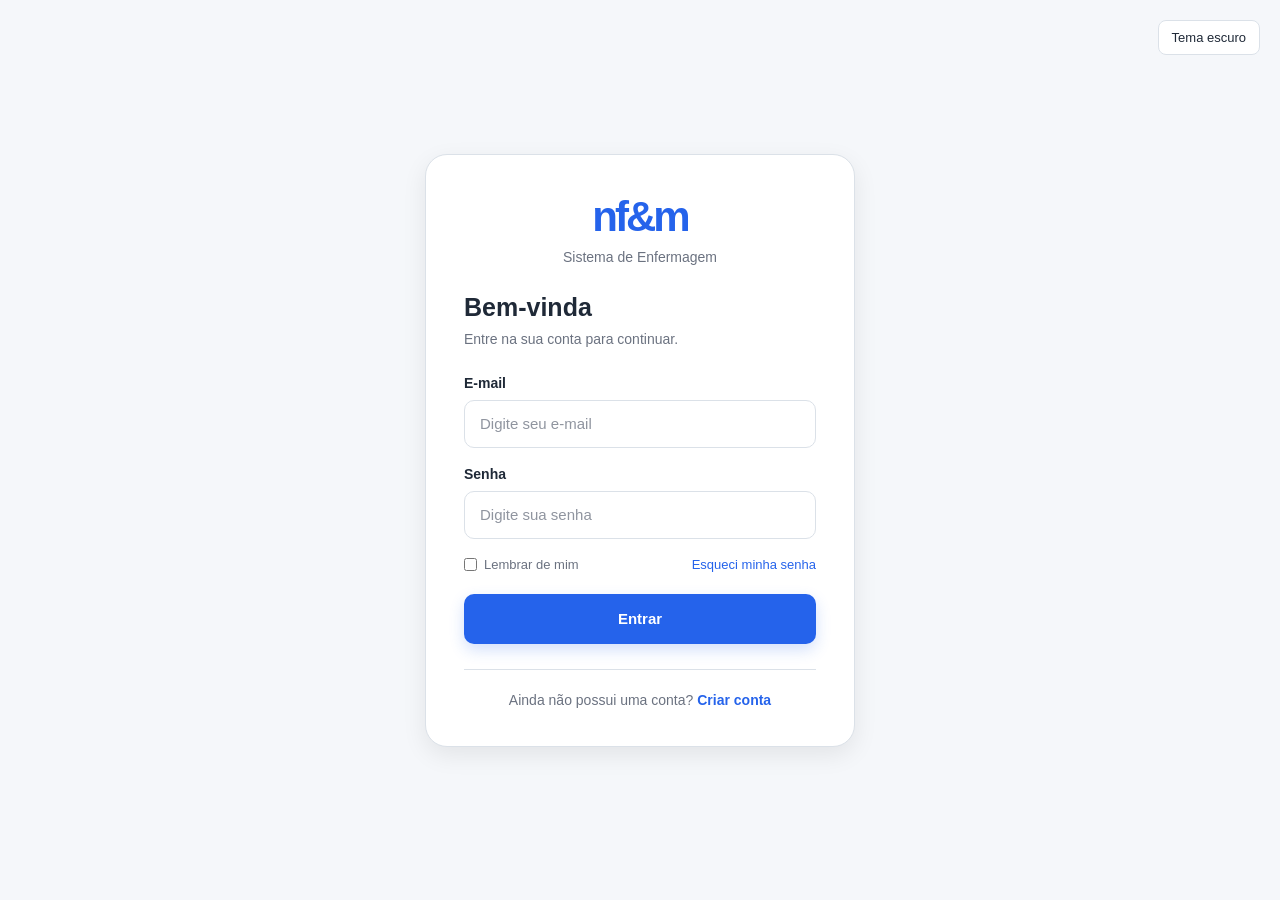
<file: cadastro.html>
<!DOCTYPE html>
<html lang="pt-BR">

<head>
    <meta charset="UTF-8">
    <meta name="viewport" content="width=device-width, initial-scale=1.0">
    <title>NF&M - Cadastro de paciente</title>
    <link rel="stylesheet" href="css/style.css">
</head>

<body>

    <header class="header">

        <div class="logo">
            <h1>nf&m</h1>
        </div>

        <button id="btnTema" class="btn-tema" type="button">
            Tema escuro
        </button>

        <nav class="menu">
            <a href="index.html">Início</a>

            <a href="cadastro.html" class="ativo">
                Cadastrar paciente
            </a>

            <a href="pacientes.html">
                Pacientes
            </a>

            <button id="btnSair" class="btn-sair" type="button">
                Sair
            </button>
        </nav>

    </header>

    <main>

        <section class="pagina">

            <div class="pagina-cabecalho">
                <h2>Cadastrar paciente</h2>
                <p>Preencha as informações do paciente.</p>
            </div>

            <form id="formCadastro" class="formulario">

                <div class="campo">
                    <label for="nome">Nome completo</label>
                    <input
                        type="text"
                        id="nome"
                        placeholder="Digite o nome completo"
                        required
                    >
                </div>

                <div class="linha">

                    <div class="campo">
                        <label for="cpf">CPF</label>
                        <input
                            type="text"
                            id="cpf"
                            placeholder="000.000.000-00"
                            required
                        >
                    </div>

                    <div class="campo">
                        <label for="nascimento">Data de nascimento</label>
                        <input
                            type="date"
                            id="nascimento"
                            required
                        >
                    </div>

                </div>

                <div class="linha">

                    <div class="campo">
                        <label for="sexo">Sexo</label>
                        <select id="sexo" required>
                            <option value="">Selecione</option>
                            <option value="Feminino">Feminino</option>
                            <option value="Masculino">Masculino</option>
                            <option value="Outro">Outro</option>
                        </select>
                    </div>

                    <div class="campo">
                        <label for="sangue">Tipo sanguíneo</label>
                        <select id="sangue" required>
                            <option value="">Selecione</option>
                            <option value="A+">A+</option>
                            <option value="A-">A-</option>
                            <option value="B+">B+</option>
                            <option value="B-">B-</option>
                            <option value="AB+">AB+</option>
                            <option value="AB-">AB-</option>
                            <option value="O+">O+</option>
                            <option value="O-">O-</option>
                        </select>
                    </div>

                </div>

                <div class="linha">

                    <div class="campo">
                        <label for="altura">Altura (cm)</label>
                        <input
                            type="number"
                            id="altura"
                            placeholder="Ex.: 175"
                            min="1"
                        >
                    </div>

                    <div class="campo">
                        <label for="peso">Peso (kg)</label>
                        <input
                            type="number"
                            id="peso"
                            placeholder="Ex.: 70"
                            min="1"
                            step="0.1"
                        >
                    </div>

                </div>

                <div class="linha">

                    <div class="campo">
                        <label for="nomeMae">Nome da mãe</label>
                        <input
                            type="text"
                            id="nomeMae"
                            placeholder="Nome completo"
                        >
                    </div>

                    <div class="campo">
                        <label for="nomePai">Nome do pai</label>
                        <input
                            type="text"
                            id="nomePai"
                            placeholder="Nome completo"
                        >
                    </div>

                </div>

                <div class="linha">

                    <div class="campo">
                        <label for="telefone">Telefone</label>
                        <input
                            type="tel"
                            id="telefone"
                            placeholder="(00) 00000-0000"
                        >
                    </div>

                    <div class="campo">
                        <label for="endereco">Endereço</label>
                        <input
                            type="text"
                            id="endereco"
                            placeholder="Digite o endereço"
                        >
                    </div>

                </div>

                <div class="campo">
                    <label for="alergias">Alergias</label>
                    <textarea
                        id="alergias"
                        rows="3"
                        placeholder="Informe alergias conhecidas"
                    ></textarea>
                </div>

                <div class="campo">
                    <label for="medicamentosUso">
                        Medicamentos de uso habitual
                    </label>

                    <textarea
                        id="medicamentosUso"
                        rows="5"
                        placeholder="Medicamento, dosagem, frequência e outras informações"
                    ></textarea>
                </div>

                <div class="campo">
                    <label for="medicamentosAdministrados">
                        Medicamentos a serem administrados
                    </label>

                    <textarea
                        id="medicamentosAdministrados"
                        rows="5"
                        placeholder="Medicamento, dosagem, horário, via e observações"
                    ></textarea>
                </div>

                <div class="campo">
                    <label for="observacoes">Observações gerais</label>

                    <textarea
                        id="observacoes"
                        rows="5"
                        placeholder="Outras informações importantes"
                    ></textarea>
                </div>

                <button type="submit" class="botao">
                    Cadastrar paciente
                </button>

            </form>

        </section>

    </main>

    <footer class="footer">
        <p>NF&M - Sistema de Enfermagem</p>
    </footer>

    <script src="js/auth.js"></script>
    <script src="js/main.js"></script>
    <script src="js/cadastro.js"></script>

</body>

</html>
</file>
<file: css/style.css>
* {
    margin: 0;
    padding: 0;
    box-sizing: border-box;
}

:root {
    --fundo: #f5f7fa;
    --fundo-card: #ffffff;
    --texto: #1f2937;
    --texto-secundario: #6b7280;
    --principal: #2563eb;
    --principal-hover: #1d4ed8;
    --borda: #dbe1e8;
    --header: #dbeafe;
    --header-borda: #bfdbfe;
    --sombra: 0 8px 25px rgba(0, 0, 0, 0.08);
}

body {
    min-height: 100vh;
    font-family: Arial, Helvetica, sans-serif;
    background: var(--fundo);
    color: var(--texto);
    display: flex;
    flex-direction: column;
    transition: background-color 0.4s ease, color 0.4s ease;
}

body.tema-escuro {
    --fundo: #111827;
    --fundo-card: #1f2937;
    --texto: #f9fafb;
    --texto-secundario: #9ca3af;
    --principal: #3b82f6;
    --principal-hover: #60a5fa;
    --borda: #374151;
    --header: #172554;
    --header-borda: #1e3a8a;
    --sombra: 0 8px 25px rgba(0, 0, 0, 0.3);
}

.header {
    width: 100%;
    min-height: 75px;
    padding: 15px 5%;
    background: var(--header);
    border-bottom: 1px solid var(--header-borda);
    display: flex;
    align-items: center;
    gap: 30px;
    position: relative;
    z-index: 10;
    transition: background-color 0.4s ease, border-color 0.4s ease;
}

.logo {
    margin-right: auto;
}

.logo h1 {
    font-size: 30px;
    font-weight: 800;
    color: var(--principal);
    letter-spacing: -2px;
    transition: color 0.3s ease;
}

.menu {
    display: flex;
    align-items: center;
    gap: 10px;
}

.menu a,
.btn-sair {
    text-decoration: none;
    color: var(--texto);
    background: transparent;
    border: none;
    padding: 10px 12px;
    border-radius: 8px;
    font-size: 14px;
    cursor: pointer;
    transition: background-color 0.3s ease, color 0.3s ease, transform 0.2s ease;
}

.menu a:hover,
.menu a.ativo {
    background: var(--principal);
    color: white;
}

.btn-sair:hover {
    background: #dc2626;
    color: white;
}

.btn-tema {
    border: 1px solid var(--borda);
    background: var(--fundo-card);
    color: var(--texto);
    padding: 9px 13px;
    border-radius: 8px;
    cursor: pointer;
    font-size: 13px;
    transition: background-color 0.3s ease, color 0.3s ease, border-color 0.3s ease;
}

.btn-tema:hover {
    border-color: var(--principal);
}

main {
    flex: 1;
}

.inicio {
    min-height: calc(100vh - 140px);
    padding: 60px 5%;
    display: flex;
    align-items: center;
    justify-content: center;
    position: relative;
    overflow: hidden;
    isolation: isolate;
}

.inicio-conteudo {
    width: 100%;
    max-width: 900px;
    text-align: center;
    position: relative;
    z-index: 3;
}

.inicio-subtitulo {
    display: inline-block;
    margin-bottom: 15px;
    color: var(--principal);
    font-size: 14px;
    font-weight: 700;
    letter-spacing: 2px;
}

.inicio-conteudo h2 {
    font-size: clamp(32px, 6vw, 58px);
    line-height: 1.1;
    margin-bottom: 20px;
}

.inicio-conteudo p {
    max-width: 700px;
    margin: 0 auto 15px;
    color: var(--texto-secundario);
    font-size: 18px;
    line-height: 1.7;
}

.botoes {
    display: flex;
    justify-content: center;
    align-items: center;
    gap: 15px;
    flex-wrap: wrap;
    margin-top: 30px;
}

.botao {
    display: inline-flex;
    align-items: center;
    justify-content: center;
    min-height: 46px;
    padding: 12px 20px;
    border: none;
    border-radius: 9px;
    background: var(--principal);
    color: white;
    text-decoration: none;
    font-size: 15px;
    font-weight: 600;
    cursor: pointer;
    transition: background-color 0.2s ease, transform 0.2s ease, color 0.2s ease;
}

.botao:hover {
    background: var(--principal-hover);
    transform: translateY(-1px);
}

.botao.secundario {
    background: transparent;
    color: var(--principal);
    border: 1px solid var(--principal);
}

.botao.secundario:hover {
    background: var(--principal);
    color: white;
}

.inicio-animacao {
    position: absolute;
    inset: 0;
    display: flex;
    align-items: center;
    justify-content: center;
    pointer-events: none;
    z-index: -3;
    opacity: 0.45;
    transform: translateY(-110px);
    overflow: hidden;
}

.inicio-animacao lottie-player {
    width: min(850px, 90vw);
    height: min(850px, 90vw);
    pointer-events: none;
}

.inicio-overlay {
    position: absolute;
    inset: 0;
    background: var(--fundo);
    opacity: 0.58;
    pointer-events: none;
    z-index: -2;
}

.inicio-recursos {
    width: 100%;
    max-width: 900px;
    margin: 45px auto 0;
    display: grid;
    grid-template-columns: repeat(3, 1fr);
    gap: 15px;
}

.recurso-card {
    padding: 20px;
    background: color-mix(in srgb, var(--fundo-card) 88%, transparent);
    border: 1px solid var(--borda);
    border-radius: 14px;
    box-shadow: var(--sombra);
    backdrop-filter: blur(8px);
    transition: background-color 0.4s ease, border-color 0.4s ease, box-shadow 0.4s ease, transform 0.2s ease;
}

.recurso-card:hover {
    transform: translateY(-3px);
}

.recurso-card h3 {
    margin-bottom: 8px;
    color: var(--principal);
    font-size: 17px;
}

.recurso-card p {
    margin: 0;
    color: var(--texto-secundario);
    font-size: 14px;
    line-height: 1.5;
}

.footer {
    width: 100%;
    padding: 20px;
    text-align: center;
    background: var(--header);
    border-top: 1px solid var(--header-borda);
    color: var(--texto-secundario);
    font-size: 13px;
}

.pagina {
    width: min(1000px, 92%);
    margin: 40px auto;
}

.pagina-cabecalho {
    margin-bottom: 30px;
}

.pagina-cabecalho h2 {
    font-size: 30px;
    margin-bottom: 8px;
}

.pagina-cabecalho p {
    color: var(--texto-secundario);
}

.formulario {
    background: var(--fundo-card);
    border: 1px solid var(--borda);
    border-radius: 15px;
    padding: 30px;
    box-shadow: var(--sombra);
}

.campo {
    display: flex;
    flex-direction: column;
    gap: 7px;
    margin-bottom: 20px;
}

.campo label {
    font-size: 14px;
    font-weight: 600;
}

.campo input,
.campo select,
.campo textarea,
#pesquisaPaciente {
    width: 100%;
    padding: 13px 14px;
    border: 1px solid var(--borda);
    border-radius: 8px;
    outline: none;
    background: var(--fundo-card);
    color: var(--texto);
    font-family: inherit;
    font-size: 15px;
    transition: background-color 0.4s ease, color 0.4s ease, border-color 0.2s ease;
}

.campo input:focus,
.campo select:focus,
.campo textarea:focus,
#pesquisaPaciente:focus {
    border-color: var(--principal);
}

.campo textarea {
    resize: vertical;
    min-height: 120px;
}

.linha {
    display: grid;
    grid-template-columns: 1fr 1fr;
    gap: 20px;
}

.pacientes-acoes {
    display: flex;
    gap: 15px;
    align-items: center;
    margin-bottom: 25px;
}

.pacientes-acoes input {
    flex: 1;
}

.lista-pacientes {
    display: flex;
    flex-direction: column;
    gap: 15px;
}

.paciente-card {
    background: var(--fundo-card);
    border: 1px solid var(--borda);
    border-radius: 13px;
    padding: 20px;
    display: flex;
    justify-content: space-between;
    align-items: center;
    gap: 20px;
    box-shadow: var(--sombra);
}

.paciente-card h3 {
    margin-bottom: 6px;
}

.paciente-card p {
    color: var(--texto-secundario);
    margin-bottom: 8px;
}

.paciente-card span {
    display: inline-block;
    padding: 5px 9px;
    border-radius: 6px;
    background: var(--principal);
    color: white;
    font-size: 12px;
    font-weight: 600;
}

.nenhum-paciente {
    background: var(--fundo-card);
    border: 1px solid var(--borda);
    border-radius: 13px;
    padding: 40px 20px;
    text-align: center;
}

.nenhum-paciente p {
    margin-top: 8px;
    color: var(--texto-secundario);
}

.tela-login {
    min-height: 100vh;
    overflow: hidden;
    background: var(--fundo);
}

.login-container {
    width: 100%;
    min-height: 100vh;
    padding: 40px 25px;
    display: flex;
    align-items: center;
    justify-content: center;
}

.login-card {
    width: min(430px, 100%);
    background: var(--fundo-card);
    border: 1px solid var(--borda);
    border-radius: 22px;
    padding: 38px;
    box-shadow: var(--sombra);
}

.login-logo {
    text-align: center;
    margin-bottom: 28px;
}

.login-logo h1 {
    color: var(--principal);
    font-size: 42px;
    font-weight: 800;
    letter-spacing: -3px;
}

.login-logo p {
    color: var(--texto-secundario);
    margin-top: 8px;
    font-size: 14px;
}

.login-titulo {
    margin-bottom: 25px;
}

.login-titulo h2 {
    font-size: 25px;
    margin-bottom: 7px;
}

.login-titulo p {
    color: var(--texto-secundario);
    font-size: 14px;
    line-height: 1.5;
}

.login-form .campo {
    margin-bottom: 18px;
}

.login-form .campo label {
    margin-bottom: 2px;
}

.login-form .campo input {
    min-height: 48px;
    padding: 13px 15px;
    border-radius: 10px;
    transition: border-color 0.2s, box-shadow 0.2s, background-color 0.3s;
}

.login-form .campo input:focus {
    border-color: var(--principal);
    box-shadow: 0 0 0 3px rgba(37, 99, 235, 0.12);
}

.login-form .campo input::placeholder {
    color: var(--texto-secundario);
    opacity: 0.75;
}

.login-opcoes {
    display: flex;
    justify-content: space-between;
    align-items: center;
    gap: 10px;
    margin: 4px 0 22px;
    font-size: 13px;
}

.lembrar {
    display: flex;
    align-items: center;
    gap: 7px;
    color: var(--texto-secundario);
    cursor: pointer;
}

.lembrar input {
    accent-color: var(--principal);
    cursor: pointer;
}

.esqueci-senha {
    color: var(--principal);
    text-decoration: none;
}

.esqueci-senha:hover {
    text-decoration: underline;
}

.login-card .login-botao {
    width: 100%;
    min-height: 50px;
    border-radius: 10px;
    font-size: 15px;
    box-shadow: 0 6px 15px rgba(37, 99, 235, 0.20);
}

.login-card .login-botao:hover {
    box-shadow: 0 8px 20px rgba(37, 99, 235, 0.28);
}

.login-registro {
    margin-top: 25px;
    padding-top: 22px;
    border-top: 1px solid var(--borda);
    text-align: center;
}

.login-registro p {
    color: var(--texto-secundario);
    font-size: 14px;
}

.login-registro a {
    color: var(--principal);
    text-decoration: none;
    font-weight: 600;
}

.login-registro a:hover {
    text-decoration: underline;
}

.login-link {
    display: block;
    margin-top: 20px;
    text-align: center;
    color: var(--principal);
    text-decoration: none;
    font-size: 14px;
}

.login-link:hover {
    text-decoration: underline;
}

.login-tema {
    position: fixed;
    top: 20px;
    right: 20px;
    z-index: 20;
}

.coren-overlay {
    position: fixed;
    inset: 0;
    background: rgba(0, 0, 0, 0.65);
    display: flex;
    align-items: center;
    justify-content: center;
    padding: 20px;
    z-index: 2000;
    opacity: 0;
    visibility: hidden;
    transition: 0.3s ease;
}

.coren-overlay.aberto {
    opacity: 1;
    visibility: visible;
}

.coren-modal {
    width: min(450px, 100%);
    background: var(--fundo-card);
    color: var(--texto);
    border-radius: 18px;
    padding: 30px;
    box-shadow: var(--sombra);
}

.coren-icon {
    width: 55px;
    height: 55px;
    margin-bottom: 18px;
    border-radius: 50%;
    background: var(--principal);
    color: white;
    display: flex;
    align-items: center;
    justify-content: center;
    font-size: 30px;
    font-weight: bold;
}

.coren-modal h2 {
    margin-bottom: 10px;
}

.coren-modal > p {
    color: var(--texto-secundario);
    line-height: 1.5;
    margin-bottom: 25px;
}

.setembro-aba {
    position: fixed;
    bottom: 0;
    left: 50%;
    transform: translateX(-50%);
    width: min(520px, 90%);
    padding: 16px 22px;
    background: #f5c400;
    color: #171717;
    border-radius: 20px 20px 0 0;
    display: flex;
    align-items: center;
    justify-content: center;
    gap: 14px;
    font-size: 16px;
    font-weight: 800;
    cursor: pointer;
    z-index: 1000;
    box-shadow: 0 -5px 25px rgba(0, 0, 0, 0.18);
    transition: 0.2s;
}

.setembro-aba:hover {
    background: #ffd52f;
    padding-bottom: 19px;
}

.setembro-seta {
    font-size: 22px;
}

.setembro-painel {
    position: fixed;
    inset: 0;
    background: rgba(0, 0, 0, 0.7);
    display: flex;
    align-items: flex-end;
    justify-content: center;
    opacity: 0;
    visibility: hidden;
    transition: 0.3s ease;
    z-index: 1100;
    padding: 15px;
}

.setembro-painel.aberto {
    opacity: 1;
    visibility: visible;
}

.setembro-conteudo {
    position: relative;
    width: min(850px, 100%);
    max-height: 92vh;
    overflow-y: auto;
    background: #ffcc18;
    color: #171717;
    border-radius: 26px 26px 14px 14px;
    padding: 32px;
    box-shadow: 0 10px 45px rgba(0, 0, 0, 0.4);
}

.setembro-fechar {
    position: absolute;
    top: 16px;
    right: 18px;
    width: 40px;
    height: 40px;
    border: none;
    border-radius: 50%;
    background: rgba(255, 255, 255, 0.9);
    color: #222;
    font-size: 28px;
    line-height: 1;
    cursor: pointer;
}

.setembro-cabecalho {
    display: flex;
    align-items: center;
    gap: 18px;
    padding-right: 50px;
    margin-bottom: 25px;
}

.setembro-simbolo {
    width: 68px;
    height: 68px;
    flex-shrink: 0;
    border-radius: 50%;
    background: #fff;
    display: flex;
    align-items: center;
    justify-content: center;
    font-size: 31px;
}

.setembro-cabecalho h2 {
    margin: 0 0 6px;
    font-size: 31px;
}

.setembro-cabecalho p {
    margin: 0;
    font-size: 15px;
    line-height: 1.5;
}

.setembro-introducao {
    background: rgba(255, 255, 255, 0.58);
    border-radius: 16px;
    padding: 21px;
    margin-bottom: 20px;
}

.setembro-introducao h3 {
    margin: 0 0 10px;
    font-size: 20px;
}

.setembro-introducao p {
    margin: 0;
    line-height: 1.65;
}

.setembro-blocos {
    display: grid;
    grid-template-columns: 1fr 1fr;
    gap: 15px;
}

.setembro-bloco {
    display: flex;
    gap: 15px;
    background: rgba(255, 255, 255, 0.58);
    border-radius: 16px;
    padding: 20px;
}

.setembro-numero {
    width: 48px;
    height: 48px;
    flex-shrink: 0;
    border-radius: 50%;
    background: #fff;
    display: flex;
    align-items: center;
    justify-content: center;
    font-weight: 800;
    font-size: 16px;
}

.setembro-bloco h3 {
    margin: 0 0 8px;
    font-size: 18px;
}

.setembro-bloco p {
    margin: 0;
    line-height: 1.55;
    font-size: 14px;
}

.setembro-nao-faca {
    background: rgba(255, 255, 255, 0.58);
    border-radius: 16px;
    padding: 20px;
    margin-top: 15px;
}

.setembro-nao-faca h3 {
    margin: 0 0 12px;
    font-size: 19px;
}

.setembro-nao-faca ul {
    margin: 0;
    padding-left: 21px;
}

.setembro-nao-faca li {
    margin-bottom: 8px;
    line-height: 1.5;
}

.setembro-nao-faca li:last-child {
    margin-bottom: 0;
}

.setembro-ajuda {
    margin-top: 15px;
    padding: 20px;
    background: #171717;
    color: white;
    border-radius: 16px;
    display: flex;
    align-items: center;
    gap: 15px;
}

.setembro-ajuda-icone {
    width: 46px;
    height: 46px;
    flex-shrink: 0;
    border-radius: 50%;
    background: white;
    color: #171717;
    display: flex;
    align-items: center;
    justify-content: center;
    font-size: 25px;
    font-weight: bold;
}

.setembro-ajuda strong {
    font-size: 18px;
}

.setembro-ajuda p {
    margin: 5px 0 0;
    line-height: 1.5;
}

.setembro-final {
    text-align: center;
    font-weight: 700;
    margin-top: 20px;
}

.setembro-final p {
    margin: 0;
}

.setembro-ajuda a {
    display: inline-block;
    margin-top: 10px;
    color: #f5c400;
    font-weight: 700;
    text-decoration: none;
}

.setembro-ajuda a:hover {
    text-decoration: underline;
}

body,
.header,
.footer,
.formulario,
.paciente-card,
.nenhum-paciente,
.login-card,
.coren-modal,
.campo input,
.campo select,
.campo textarea,
#pesquisaPaciente {
    transition: background-color 0.4s ease, color 0.4s ease, border-color 0.4s ease, box-shadow 0.4s ease;
}

@media (max-width: 800px) {
    .header {
        flex-wrap: wrap;
        gap: 12px;
    }

    .logo {
        width: 100%;
        text-align: center;
        margin-right: 0;
    }

    .btn-tema {
        margin: 0 auto;
    }

    .menu {
        width: 100%;
        justify-content: center;
        flex-wrap: wrap;
    }

    .inicio {
        padding: 45px 20px;
    }

    .inicio-conteudo h2 {
        font-size: 36px;
    }

    .inicio-animacao {
        opacity: 0.32;
    }

    .inicio-animacao lottie-player {
        width: 650px;
        height: 650px;
    }

    .inicio-recursos {
        grid-template-columns: 1fr;
        max-width: 500px;
        margin-top: 35px;
    }

    .recurso-card {
        padding: 18px;
    }

    .pagina {
        width: 92%;
        margin: 30px auto;
    }

    .setembro-blocos {
        grid-template-columns: 1fr;
    }

    .login-container {
        padding: 35px 20px;
    }

    .login-card {
        width: min(430px, 100%);
    }
}

@media (max-width: 600px) {
    .header {
        padding: 15px;
    }

    .menu {
        gap: 5px;
    }

    .menu a,
    .btn-sair {
        font-size: 12px;
        padding: 9px 7px;
    }

    .inicio {
        min-height: calc(100vh - 170px);
        padding: 35px 18px;
    }

    .inicio-conteudo h2 {
        font-size: 30px;
    }

    .inicio-conteudo p {
        font-size: 16px;
    }

    .inicio-animacao {
        opacity: 0.27;
    }

    .inicio-animacao lottie-player {
        width: 500px;
        height: 500px;
    }

    .inicio-overlay {
        opacity: 0.62;
    }

    .botoes {
        flex-direction: column;
    }

    .botoes .botao {
        width: 100%;
    }

    .linha {
        grid-template-columns: 1fr;
        gap: 0;
    }

    .formulario {
        padding: 20px;
    }

    .pacientes-acoes {
        flex-direction: column;
        align-items: stretch;
    }

    .paciente-card {
        flex-direction: column;
        align-items: stretch;
    }

    .paciente-card .botao {
        width: 100%;
    }

    .login-container {
        min-height: 100svh;
        padding: 80px 15px 25px;
    }

    .login-card {
        width: 100%;
        padding: 30px 22px;
        border-radius: 18px;
    }

    .login-logo {
        margin-bottom: 24px;
    }

    .login-logo h1 {
        font-size: 38px;
    }

    .login-logo p {
        font-size: 13px;
    }

    .login-titulo {
        margin-bottom: 22px;
    }

    .login-titulo h2 {
        font-size: 23px;
    }

    .login-form .campo input {
        min-height: 47px;
    }

    .login-opcoes {
        align-items: flex-start;
        flex-wrap: wrap;
        gap: 12px;
    }

    .lembrar {
        font-size: 12px;
    }

    .esqueci-senha {
        font-size: 12px;
    }

    .login-card .login-botao {
        min-height: 48px;
    }

    .login-registro {
        margin-top: 22px;
        padding-top: 19px;
    }

    .login-registro p {
        font-size: 13px;
        line-height: 1.5;
    }

    .login-tema {
        top: 12px;
        right: 12px;
        padding: 8px 11px;
        font-size: 12px;
    }

    .inicio-recursos {
        margin-top: 30px;
        gap: 12px;
    }

    .recurso-card {
        padding: 16px;
    }

    .recurso-card p {
        font-size: 13px;
    }

    .setembro-aba {
        width: 85%;
        padding: 13px 15px;
        font-size: 14px;
    }

    .setembro-painel {
        padding: 0;
    }

    .setembro-conteudo {
        max-height: 94vh;
        border-radius: 22px 22px 0 0;
        padding: 22px 18px 30px;
    }

    .setembro-cabecalho {
        gap: 12px;
    }

    .setembro-simbolo {
        width: 52px;
        height: 52px;
        font-size: 24px;
    }

    .setembro-cabecalho h2 {
        font-size: 24px;
    }

    .setembro-cabecalho p {
        font-size: 13px;
    }

    .setembro-introducao {
        padding: 16px;
    }

    .setembro-blocos {
        grid-template-columns: 1fr;
    }

    .setembro-bloco {
        padding: 16px;
    }

    .setembro-numero {
        width: 42px;
        height: 42px;
        font-size: 15px;
    }

    .setembro-ajuda {
        padding: 16px;
    }
}
</file>
